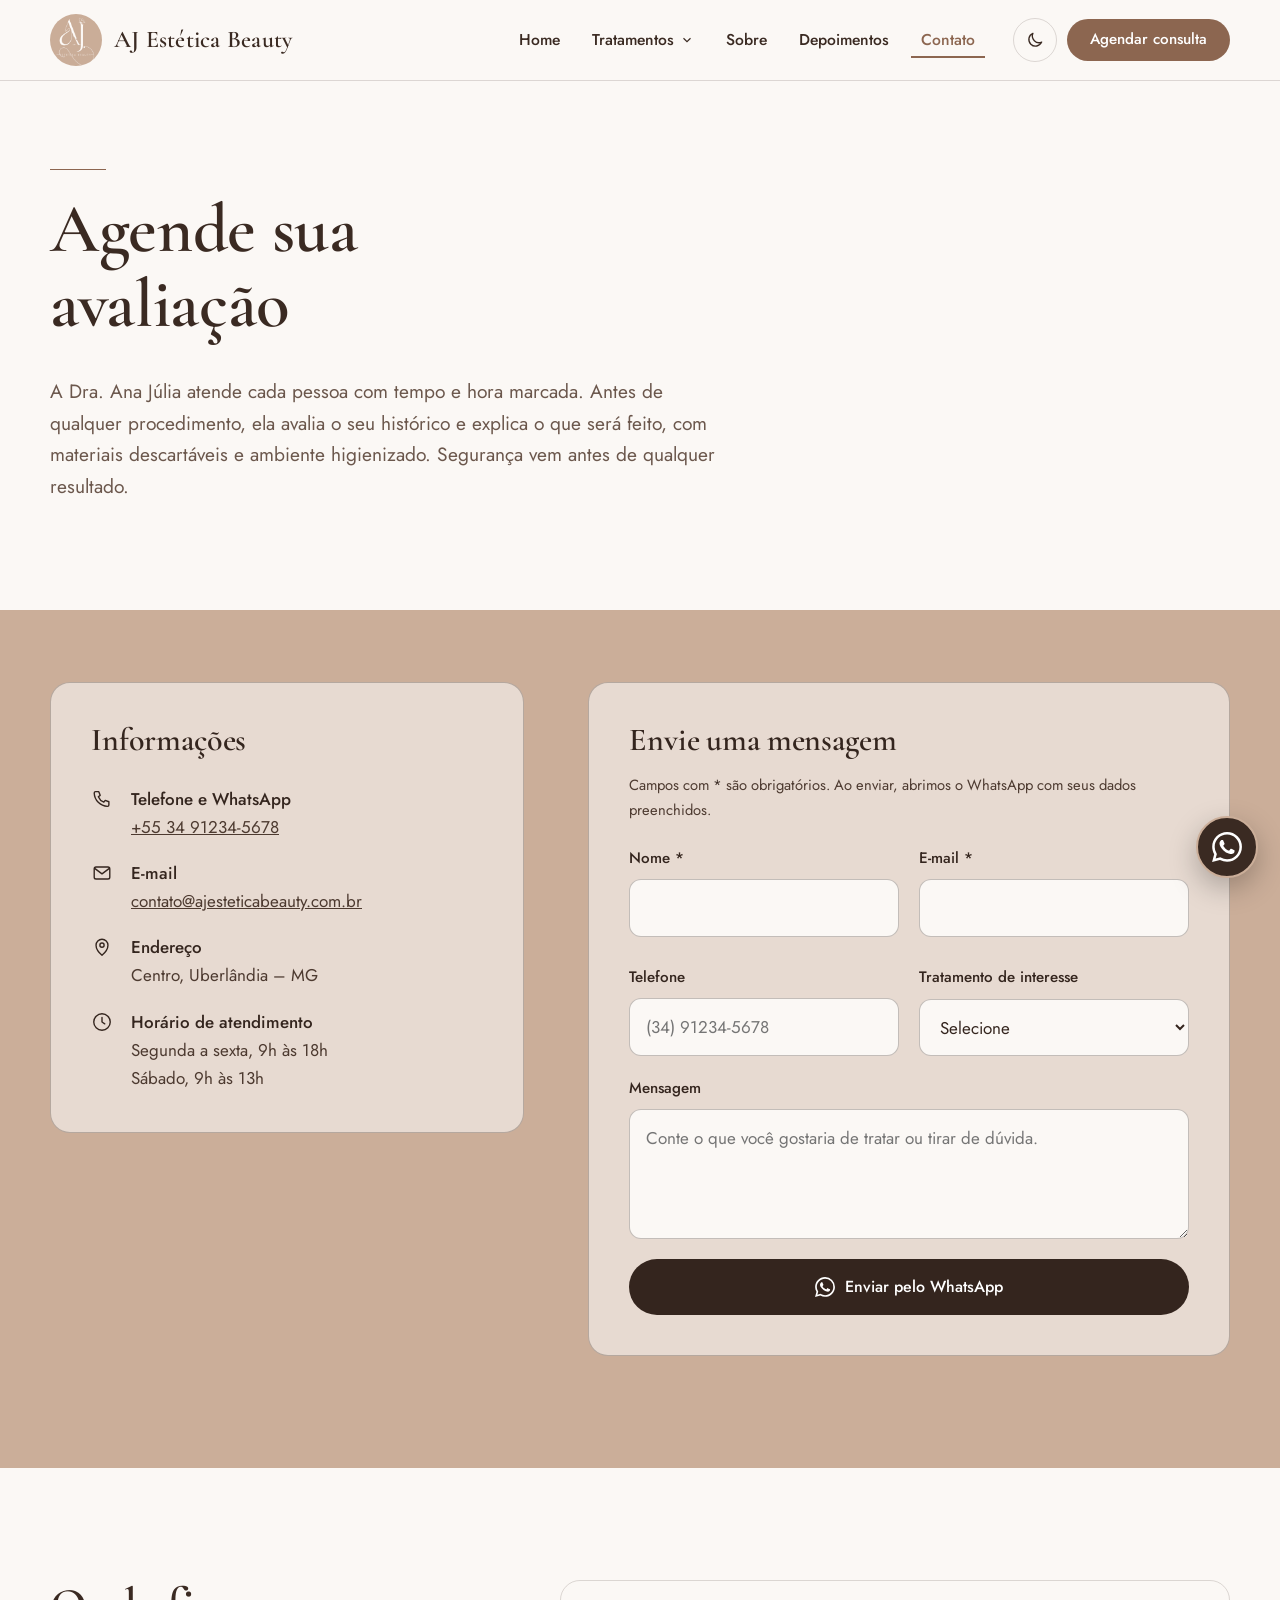
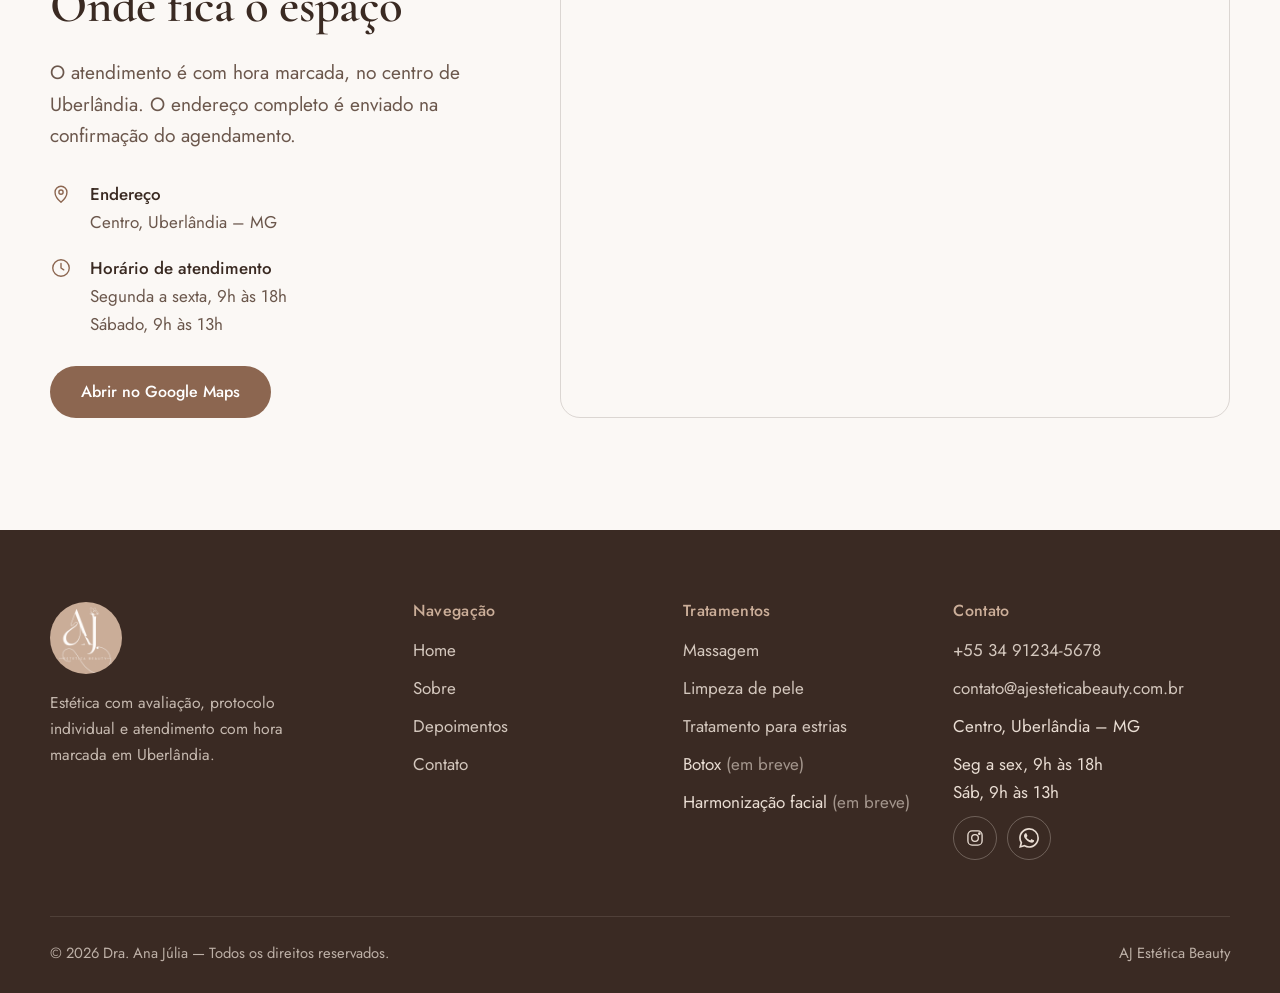
<file: contato.html>
<!DOCTYPE html>
<html lang="pt-BR">
<head>
<meta charset="utf-8">
<meta name="viewport" content="width=device-width, initial-scale=1">
<title>Contato e agendamento | AJ Estética Beauty</title>
<meta name="description" content="Agende sua avaliação com a Dra. Ana Júlia em Uberlândia. Telefone, e-mail, endereço, horários e formulário de contato.">
<meta property="og:title" content="Contato e agendamento | AJ Estética Beauty">
<meta property="og:description" content="Agende sua avaliação com a Dra. Ana Júlia em Uberlândia. Telefone, e-mail, endereço, horários e formulário de contato.">
<meta property="og:type" content="website">
<meta name="theme-color" content="#CBAE99">
<link rel="icon" type="image/png" href="assets/favicon.png">
<link rel="preconnect" href="https://fonts.googleapis.com">
<link rel="preconnect" href="https://fonts.gstatic.com" crossorigin>
<link href="https://fonts.googleapis.com/css2?family=Cormorant+Garamond:wght@500;600;700&family=Jost:wght@400;500;600&display=swap" rel="stylesheet">
<script>try{var t=localStorage.getItem('aj-theme')||(matchMedia('(prefers-color-scheme: dark)').matches?'dark':'light');document.documentElement.dataset.theme=t}catch(e){document.documentElement.dataset.theme='light'}</script>
<link rel="stylesheet" href="css/style.css">

</head>
<body>
<a class="skip" href="#conteudo">Ir para o conteúdo</a>
<header class="site-header">
  <div class="container header__in">
    <a class="brand" href="index.html" aria-label="AJ Estética Beauty, página inicial">
      <img src="assets/logo.png" alt="" width="52" height="52"><span>AJ Estética Beauty</span>
    </a>
    <nav class="nav" id="nav" aria-label="Principal"><ul><li><a href="index.html">Home</a></li><li class="has-sub"><button class="sub-toggle" aria-expanded="false" aria-controls="sub">Tratamentos <svg viewBox="0 0 24 24" fill="none" stroke="currentColor" stroke-width="2" aria-hidden="true"><path d="M6 9l6 6 6-6"/></svg></button><ul class="sub" id="sub"><li><a href="massagem.html">Massagem</a></li><li><a href="limpeza-de-pele.html">Limpeza de pele</a></li><li><a href="tratamento-para-estrias.html">Tratamento para estrias</a></li><li class="soon"><span>Botox</span><span>em breve</span></li><li class="soon"><span>Harmonização facial</span><span>em breve</span></li></ul></li><li><a href="sobre.html">Sobre</a></li><li><a href="depoimentos.html">Depoimentos</a></li><li><a href="contato.html" aria-current="page">Contato</a></li></ul></nav>
    <div class="header__actions">
      <button class="icon-btn theme-toggle" type="button" aria-label="Alternar entre tema claro e escuro">
        <svg class="i-moon" viewBox="0 0 24 24" fill="none" stroke="currentColor" stroke-width="1.6" stroke-linecap="round" stroke-linejoin="round" aria-hidden="true"><path d="M20 14.5A8 8 0 019.5 4a8 8 0 1010.5 10.5z"/></svg>
        <svg class="i-sun" viewBox="0 0 24 24" fill="none" stroke="currentColor" stroke-width="1.6" stroke-linecap="round" aria-hidden="true"><circle cx="12" cy="12" r="4"/><path d="M12 2.5v2M12 19.5v2M2.5 12h2M19.5 12h2M5.3 5.3l1.4 1.4M17.3 17.3l1.4 1.4M5.3 18.7l1.4-1.4M17.3 6.7l1.4-1.4"/></svg>
      </button>
      <a class="btn btn--primary btn--sm" href="https://wa.me/5534912345678?text=Ol%C3%A1%2C%20Dra.%20Ana%20J%C3%BAlia%21%20Gostaria%20de%20agendar%20uma%20avalia%C3%A7%C3%A3o." target="_blank" rel="noopener">Agendar consulta</a>
      <button class="icon-btn menu-toggle" type="button" aria-label="Abrir menu" aria-expanded="false" aria-controls="nav">
        <svg viewBox="0 0 24 24" fill="none" stroke="currentColor" stroke-width="1.8" stroke-linecap="round" aria-hidden="true"><path d="M4 7h16M4 12h16M4 17h16"/></svg>
      </button>
    </div>
  </div>
</header>
<main id="conteudo">

<section class="page-hero">
  <div class="container">
    <span class="rule"></span>
    <h1>Agende sua avaliação</h1>
    <p class="lead">A Dra. Ana Júlia atende cada pessoa com tempo e hora marcada. Antes de qualquer procedimento, ela avalia o seu histórico e explica o que será feito, com materiais descartáveis e ambiente higienizado. Segurança vem antes de qualquer resultado.</p>
  </div>
</section>

<section class="sec sec--nude" style="padding-top:clamp(48px,6vw,72px)">
  <div class="container contact-grid">
    <aside class="info-card">
      <h2>Informações</h2>
      <ul class="info-list">
        <li><svg class="" viewBox="0 0 24 24" aria-hidden="true"><path d="M5 4h3.5l1.5 4-2 1.5a11 11 0 006 6L15.5 13.5 19.5 15v3.5a1.5 1.5 0 01-1.5 1.5A15 15 0 013.5 5.5 1.5 1.5 0 015 4z"/></svg><div><b>Telefone e WhatsApp</b><span><a href="tel:+5534912345678">+55 34 91234-5678</a></span></div></li>
        <li><svg class="" viewBox="0 0 24 24" aria-hidden="true"><rect x="3.5" y="5.5" width="17" height="13" rx="2"/><path d="M4 7l8 6 8-6"/></svg><div><b>E-mail</b><span><a href="mailto:contato@ajesteticabeauty.com.br">contato@ajesteticabeauty.com.br</a></span></div></li>
        <li><svg class="" viewBox="0 0 24 24" aria-hidden="true"><path d="M12 21s-6.5-5.6-6.5-11a6.5 6.5 0 0113 0c0 5.4-6.5 11-6.5 11z"/><circle cx="12" cy="10" r="2.3"/></svg><div><b>Endereço</b><span>Centro, Uberlândia – MG</span></div></li>
        <li><svg class="" viewBox="0 0 24 24" aria-hidden="true"><circle cx="12" cy="12" r="9"/><path d="M12 7v5l3 2"/></svg><div><b>Horário de atendimento</b><span>Segunda a sexta, 9h às 18h<br>Sábado, 9h às 13h</span></div></li>
      </ul>
    </aside>
    <div class="form-card">
      <h2>Envie uma mensagem</h2>
      <p class="note" style="margin-bottom:24px">Campos com <span style="color:var(--accent)">*</span> são obrigatórios. Ao enviar, abrimos o WhatsApp com seus dados preenchidos.</p>
      <form class="form" id="contact-form" novalidate>
        <div class="two">
          <div class="field"><label for="nome">Nome <i>*</i></label><input id="nome" name="nome" type="text" autocomplete="name" required><span class="err" role="alert"></span></div>
          <div class="field"><label for="email">E-mail <i>*</i></label><input id="email" name="email" type="email" autocomplete="email" required><span class="err" role="alert"></span></div>
        </div>
        <div class="two">
          <div class="field"><label for="telefone">Telefone</label><input id="telefone" name="telefone" type="tel" autocomplete="tel" placeholder="(34) 91234-5678"></div>
          <div class="field"><label for="tratamento">Tratamento de interesse</label><select id="tratamento" name="tratamento"><option value="">Selecione</option><option value="Massagem">Massagem</option><option value="Limpeza de pele">Limpeza de pele</option><option value="Tratamento para estrias">Tratamento para estrias</option><option value="Botox / Harmonização facial (lista de espera)">Botox / Harmonização facial (lista de espera)</option><option value="Ainda não sei, quero orientação">Ainda não sei, quero orientação</option></select></div>
        </div>
        <div class="field"><label for="mensagem">Mensagem</label><textarea id="mensagem" name="mensagem" placeholder="Conte o que você gostaria de tratar ou tirar de dúvida."></textarea></div>
        <button class="btn btn--primary" type="submit"><svg viewBox="0 0 24 24" fill="currentColor" aria-hidden="true"><path d="M17.472 14.382c-.297-.149-1.758-.867-2.03-.967-.273-.099-.471-.148-.67.15-.197.297-.767.966-.94 1.164-.173.199-.347.223-.644.075-.297-.15-1.255-.463-2.39-1.475-.883-.788-1.48-1.761-1.653-2.059-.173-.297-.018-.458.13-.606.134-.133.298-.347.446-.52.149-.174.198-.298.298-.497.099-.198.05-.371-.025-.52-.075-.149-.669-1.612-.916-2.207-.242-.579-.487-.5-.669-.51-.173-.008-.371-.01-.57-.01-.198 0-.52.074-.792.372-.272.297-1.04 1.016-1.04 2.479 0 1.462 1.065 2.875 1.213 3.074.149.198 2.096 3.2 5.077 4.487.709.306 1.262.489 1.694.625.712.227 1.36.195 1.871.118.571-.085 1.758-.719 2.006-1.413.248-.694.248-1.289.173-1.413-.074-.124-.272-.198-.57-.347m-5.421 7.403h-.004a9.87 9.87 0 01-5.031-1.378l-.361-.214-3.741.982.998-3.648-.235-.374a9.86 9.86 0 01-1.51-5.26c.001-5.45 4.436-9.884 9.888-9.884 2.64 0 5.122 1.03 6.988 2.898a9.825 9.825 0 012.893 6.994c-.003 5.45-4.437 9.884-9.885 9.884m8.413-18.297A11.815 11.815 0 0012.05 0C5.495 0 .16 5.335.157 11.892c0 2.096.547 4.142 1.588 5.945L.057 24l6.305-1.654a11.882 11.882 0 005.683 1.448h.005c6.554 0 11.89-5.335 11.893-11.893a11.821 11.821 0 00-3.48-8.413Z"/></svg> Enviar pelo WhatsApp</button>
        <p class="form-msg" id="form-msg" role="status"></p>
      </form>
    </div>
  </div>
</section>

<section class="sec " id="localizacao">
  <div class="container map-wrap">
    <div>
      <h2>Onde fica o espaço</h2>
      <p class="lead">O atendimento é com hora marcada, no centro de Uberlândia. O endereço completo é enviado na confirmação do agendamento.</p>
      <ul class="info-list">
        <li><svg class="" viewBox="0 0 24 24" aria-hidden="true"><path d="M12 21s-6.5-5.6-6.5-11a6.5 6.5 0 0113 0c0 5.4-6.5 11-6.5 11z"/><circle cx="12" cy="10" r="2.3"/></svg><div><b>Endereço</b><span>Centro, Uberlândia – MG</span></div></li>
        <li><svg class="" viewBox="0 0 24 24" aria-hidden="true"><circle cx="12" cy="12" r="9"/><path d="M12 7v5l3 2"/></svg><div><b>Horário de atendimento</b><span>Segunda a sexta, 9h às 18h<br>Sábado, 9h às 13h</span></div></li>
      </ul>
      <a class="btn btn--primary" href="https://www.google.com/maps/search/?api=1&query=Centro%2C%20Uberl%C3%A2ndia%20-%20MG" target="_blank" rel="noopener">Abrir no Google Maps</a>
    </div>
    <div class="map-frame"><iframe src="https://www.google.com/maps/embed?pb=!1m18!1m12!1m3!1d7548.67223767131!2d-48.281305132744976!3d-18.91651087872586!2m3!1f0!2f0!3f0!3m2!1i1024!2i768!4f13.1!3m3!1m2!1s0x94a445aada9bfd7f%3A0x49cb222d8986cde3!2sCentro%2C%20Uberl%C3%A2ndia%20-%20MG!5e0!3m2!1spt-BR!2sbr!4v1791438851136!5m2!1spt-BR!2sbr" width="600" height="450" style="border:0;" allowfullscreen="" loading="lazy" referrerpolicy="strict-origin-when-cross-origin" title="Mapa com a localização do AJ Estética Beauty"></iframe></div>
  </div>
</section>

</main>
<footer class="site-footer">
  <div class="container">
    <div class="foot-grid">
      <div class="foot-brand">
        <img src="assets/logo.png" alt="AJ Estética Beauty" width="72" height="72">
        <p>Estética com avaliação, protocolo individual e atendimento com hora marcada em Uberlândia.</p>
      </div>
      <div>
        <h4>Navegação</h4>
        <ul><li><a href="index.html">Home</a></li><li><a href="sobre.html">Sobre</a></li><li><a href="depoimentos.html">Depoimentos</a></li><li><a href="contato.html">Contato</a></li></ul>
      </div>
      <div>
        <h4>Tratamentos</h4>
        <ul><li><a href="massagem.html">Massagem</a></li><li><a href="limpeza-de-pele.html">Limpeza de pele</a></li><li><a href="tratamento-para-estrias.html">Tratamento para estrias</a></li><li>Botox <span style="opacity:.6">(em breve)</span></li><li>Harmonização facial <span style="opacity:.6">(em breve)</span></li></ul>
      </div>
      <div>
        <h4>Contato</h4>
        <ul>
          <li><a href="tel:+5534912345678">+55 34 91234-5678</a></li>
          <li><a href="mailto:contato@ajesteticabeauty.com.br">contato@ajesteticabeauty.com.br</a></li>
          <li>Centro, Uberlândia – MG</li>
          <li>Seg a sex, 9h às 18h<br>Sáb, 9h às 13h</li>
        </ul>
        <div class="social">
          <a href="https://www.instagram.com/ajesteticabeauty?stkn=MWI2N2Nsb25tYTFxbA==" target="_blank" rel="noopener" aria-label="Instagram do AJ Estética Beauty"><svg viewBox="0 0 24 24" fill="none" stroke="currentColor" stroke-width="1.6" aria-hidden="true"><rect x="3.5" y="3.5" width="17" height="17" rx="5"/><circle cx="12" cy="12" r="4"/><circle cx="17.2" cy="6.8" r=".8" fill="currentColor"/></svg></a>
          <a href="https://wa.me/5534912345678?text=Ol%C3%A1%2C%20Dra.%20Ana%20J%C3%BAlia%21%20Gostaria%20de%20agendar%20uma%20avalia%C3%A7%C3%A3o." target="_blank" rel="noopener" aria-label="WhatsApp"><svg viewBox="0 0 24 24" fill="currentColor" aria-hidden="true"><path d="M17.472 14.382c-.297-.149-1.758-.867-2.03-.967-.273-.099-.471-.148-.67.15-.197.297-.767.966-.94 1.164-.173.199-.347.223-.644.075-.297-.15-1.255-.463-2.39-1.475-.883-.788-1.48-1.761-1.653-2.059-.173-.297-.018-.458.13-.606.134-.133.298-.347.446-.52.149-.174.198-.298.298-.497.099-.198.05-.371-.025-.52-.075-.149-.669-1.612-.916-2.207-.242-.579-.487-.5-.669-.51-.173-.008-.371-.01-.57-.01-.198 0-.52.074-.792.372-.272.297-1.04 1.016-1.04 2.479 0 1.462 1.065 2.875 1.213 3.074.149.198 2.096 3.2 5.077 4.487.709.306 1.262.489 1.694.625.712.227 1.36.195 1.871.118.571-.085 1.758-.719 2.006-1.413.248-.694.248-1.289.173-1.413-.074-.124-.272-.198-.57-.347m-5.421 7.403h-.004a9.87 9.87 0 01-5.031-1.378l-.361-.214-3.741.982.998-3.648-.235-.374a9.86 9.86 0 01-1.51-5.26c.001-5.45 4.436-9.884 9.888-9.884 2.64 0 5.122 1.03 6.988 2.898a9.825 9.825 0 012.893 6.994c-.003 5.45-4.437 9.884-9.885 9.884m8.413-18.297A11.815 11.815 0 0012.05 0C5.495 0 .16 5.335.157 11.892c0 2.096.547 4.142 1.588 5.945L.057 24l6.305-1.654a11.882 11.882 0 005.683 1.448h.005c6.554 0 11.89-5.335 11.893-11.893a11.821 11.821 0 00-3.48-8.413Z"/></svg></a>
        </div>
      </div>
    </div>
    <div class="foot-bottom"><span>© 2026 Dra. Ana Júlia — Todos os direitos reservados.</span><span>AJ Estética Beauty</span></div>
  </div>
</footer>
<a class="wa-float" href="https://wa.me/5534912345678?text=Ol%C3%A1%2C%20Dra.%20Ana%20J%C3%BAlia%21%20Gostaria%20de%20agendar%20uma%20avalia%C3%A7%C3%A3o." target="_blank" rel="noopener" aria-label="Falar com a Dra. Ana Júlia no WhatsApp"><svg viewBox="0 0 24 24" fill="currentColor" aria-hidden="true"><path d="M17.472 14.382c-.297-.149-1.758-.867-2.03-.967-.273-.099-.471-.148-.67.15-.197.297-.767.966-.94 1.164-.173.199-.347.223-.644.075-.297-.15-1.255-.463-2.39-1.475-.883-.788-1.48-1.761-1.653-2.059-.173-.297-.018-.458.13-.606.134-.133.298-.347.446-.52.149-.174.198-.298.298-.497.099-.198.05-.371-.025-.52-.075-.149-.669-1.612-.916-2.207-.242-.579-.487-.5-.669-.51-.173-.008-.371-.01-.57-.01-.198 0-.52.074-.792.372-.272.297-1.04 1.016-1.04 2.479 0 1.462 1.065 2.875 1.213 3.074.149.198 2.096 3.2 5.077 4.487.709.306 1.262.489 1.694.625.712.227 1.36.195 1.871.118.571-.085 1.758-.719 2.006-1.413.248-.694.248-1.289.173-1.413-.074-.124-.272-.198-.57-.347m-5.421 7.403h-.004a9.87 9.87 0 01-5.031-1.378l-.361-.214-3.741.982.998-3.648-.235-.374a9.86 9.86 0 01-1.51-5.26c.001-5.45 4.436-9.884 9.888-9.884 2.64 0 5.122 1.03 6.988 2.898a9.825 9.825 0 012.893 6.994c-.003 5.45-4.437 9.884-9.885 9.884m8.413-18.297A11.815 11.815 0 0012.05 0C5.495 0 .16 5.335.157 11.892c0 2.096.547 4.142 1.588 5.945L.057 24l6.305-1.654a11.882 11.882 0 005.683 1.448h.005c6.554 0 11.89-5.335 11.893-11.893a11.821 11.821 0 00-3.48-8.413Z"/></svg></a>
<script src="js/main.js" defer></script>
</body>
</html>
</file>
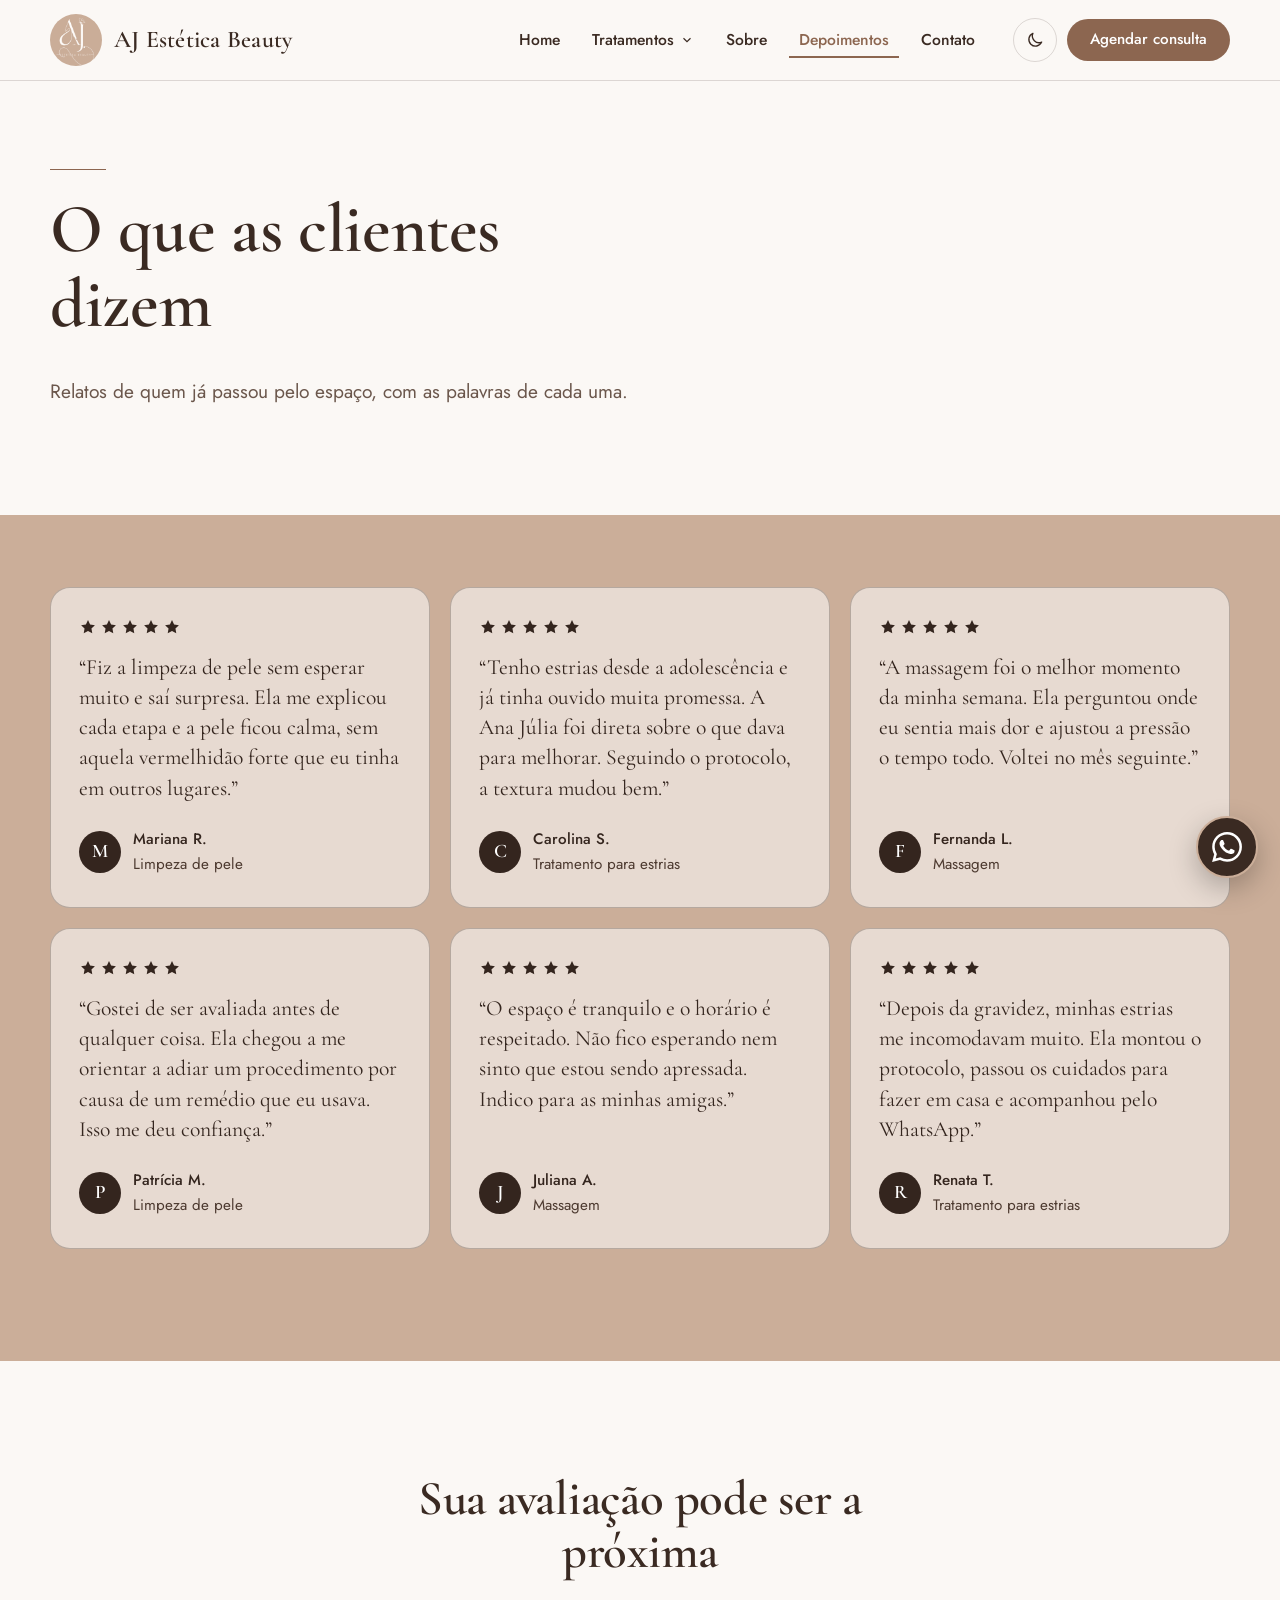
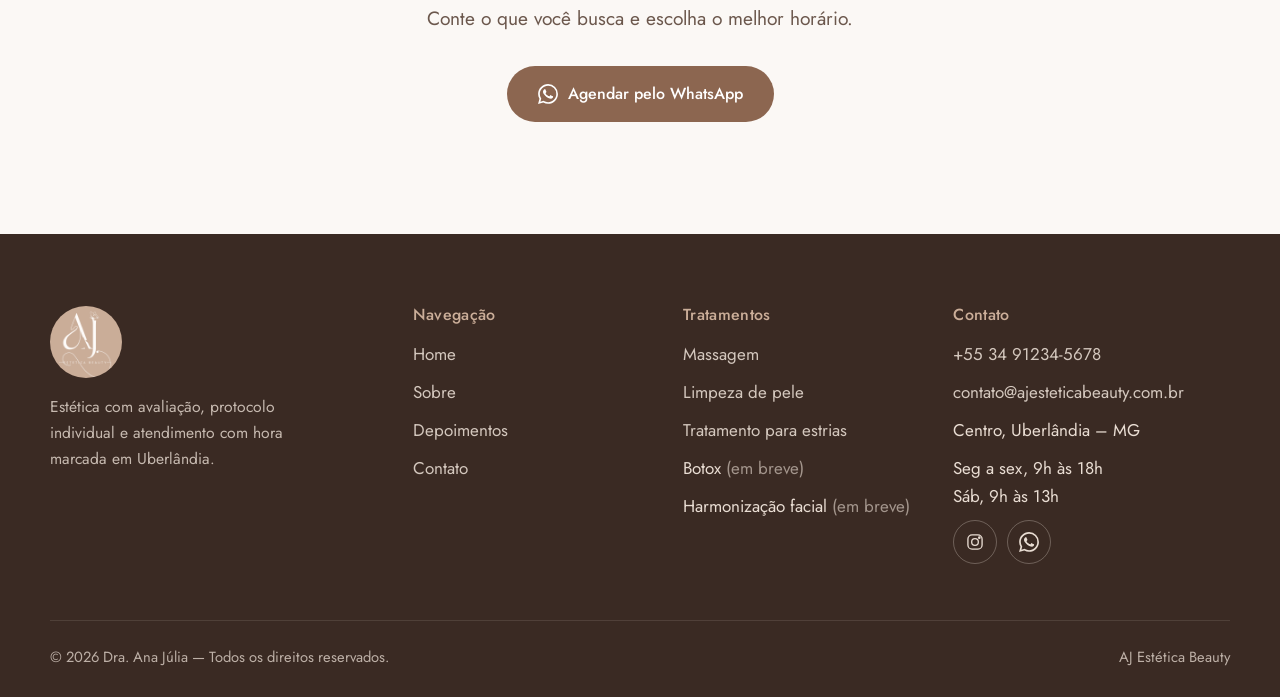
<file: depoimentos.html>
<!DOCTYPE html>
<html lang="pt-BR">
<head>
<meta charset="utf-8">
<meta name="viewport" content="width=device-width, initial-scale=1">
<title>Depoimentos | AJ Estética Beauty</title>
<meta name="description" content="Veja o que as clientes dizem sobre os atendimentos da Dra. Ana Júlia na AJ Estética Beauty, em Uberlândia.">
<meta property="og:title" content="Depoimentos | AJ Estética Beauty">
<meta property="og:description" content="Veja o que as clientes dizem sobre os atendimentos da Dra. Ana Júlia na AJ Estética Beauty, em Uberlândia.">
<meta property="og:type" content="website">
<meta name="theme-color" content="#CBAE99">
<link rel="icon" type="image/png" href="assets/favicon.png">
<link rel="preconnect" href="https://fonts.googleapis.com">
<link rel="preconnect" href="https://fonts.gstatic.com" crossorigin>
<link href="https://fonts.googleapis.com/css2?family=Cormorant+Garamond:wght@500;600;700&family=Jost:wght@400;500;600&display=swap" rel="stylesheet">
<script>try{var t=localStorage.getItem('aj-theme')||(matchMedia('(prefers-color-scheme: dark)').matches?'dark':'light');document.documentElement.dataset.theme=t}catch(e){document.documentElement.dataset.theme='light'}</script>
<link rel="stylesheet" href="css/style.css">

</head>
<body>
<a class="skip" href="#conteudo">Ir para o conteúdo</a>
<header class="site-header">
  <div class="container header__in">
    <a class="brand" href="index.html" aria-label="AJ Estética Beauty, página inicial">
      <img src="assets/logo.png" alt="" width="52" height="52"><span>AJ Estética Beauty</span>
    </a>
    <nav class="nav" id="nav" aria-label="Principal"><ul><li><a href="index.html">Home</a></li><li class="has-sub"><button class="sub-toggle" aria-expanded="false" aria-controls="sub">Tratamentos <svg viewBox="0 0 24 24" fill="none" stroke="currentColor" stroke-width="2" aria-hidden="true"><path d="M6 9l6 6 6-6"/></svg></button><ul class="sub" id="sub"><li><a href="massagem.html">Massagem</a></li><li><a href="limpeza-de-pele.html">Limpeza de pele</a></li><li><a href="tratamento-para-estrias.html">Tratamento para estrias</a></li><li class="soon"><span>Botox</span><span>em breve</span></li><li class="soon"><span>Harmonização facial</span><span>em breve</span></li></ul></li><li><a href="sobre.html">Sobre</a></li><li><a href="depoimentos.html" aria-current="page">Depoimentos</a></li><li><a href="contato.html">Contato</a></li></ul></nav>
    <div class="header__actions">
      <button class="icon-btn theme-toggle" type="button" aria-label="Alternar entre tema claro e escuro">
        <svg class="i-moon" viewBox="0 0 24 24" fill="none" stroke="currentColor" stroke-width="1.6" stroke-linecap="round" stroke-linejoin="round" aria-hidden="true"><path d="M20 14.5A8 8 0 019.5 4a8 8 0 1010.5 10.5z"/></svg>
        <svg class="i-sun" viewBox="0 0 24 24" fill="none" stroke="currentColor" stroke-width="1.6" stroke-linecap="round" aria-hidden="true"><circle cx="12" cy="12" r="4"/><path d="M12 2.5v2M12 19.5v2M2.5 12h2M19.5 12h2M5.3 5.3l1.4 1.4M17.3 17.3l1.4 1.4M5.3 18.7l1.4-1.4M17.3 6.7l1.4-1.4"/></svg>
      </button>
      <a class="btn btn--primary btn--sm" href="https://wa.me/5534912345678?text=Ol%C3%A1%2C%20Dra.%20Ana%20J%C3%BAlia%21%20Gostaria%20de%20agendar%20uma%20avalia%C3%A7%C3%A3o." target="_blank" rel="noopener">Agendar consulta</a>
      <button class="icon-btn menu-toggle" type="button" aria-label="Abrir menu" aria-expanded="false" aria-controls="nav">
        <svg viewBox="0 0 24 24" fill="none" stroke="currentColor" stroke-width="1.8" stroke-linecap="round" aria-hidden="true"><path d="M4 7h16M4 12h16M4 17h16"/></svg>
      </button>
    </div>
  </div>
</header>
<main id="conteudo">

<section class="page-hero">
  <div class="container">
    <span class="rule"></span>
    <h1>O que as clientes dizem</h1>
    <p class="lead">Relatos de quem já passou pelo espaço, com as palavras de cada uma.</p>
  </div>
</section>
<section class="sec sec--nude" style="padding-top:clamp(48px,6vw,72px)">
  <div class="container"><div class="quotes"><figure class="quote"><div class="stars" role="img" aria-label="5 de 5 estrelas"><svg viewBox="0 0 24 24" aria-hidden="true"><path d="M12 2.8l2.8 5.8 6.4.9-4.6 4.5 1.1 6.3L12 17.2l-5.7 3.1 1.1-6.3L2.8 9.5l6.4-.9L12 2.8z"/></svg><svg viewBox="0 0 24 24" aria-hidden="true"><path d="M12 2.8l2.8 5.8 6.4.9-4.6 4.5 1.1 6.3L12 17.2l-5.7 3.1 1.1-6.3L2.8 9.5l6.4-.9L12 2.8z"/></svg><svg viewBox="0 0 24 24" aria-hidden="true"><path d="M12 2.8l2.8 5.8 6.4.9-4.6 4.5 1.1 6.3L12 17.2l-5.7 3.1 1.1-6.3L2.8 9.5l6.4-.9L12 2.8z"/></svg><svg viewBox="0 0 24 24" aria-hidden="true"><path d="M12 2.8l2.8 5.8 6.4.9-4.6 4.5 1.1 6.3L12 17.2l-5.7 3.1 1.1-6.3L2.8 9.5l6.4-.9L12 2.8z"/></svg><svg viewBox="0 0 24 24" aria-hidden="true"><path d="M12 2.8l2.8 5.8 6.4.9-4.6 4.5 1.1 6.3L12 17.2l-5.7 3.1 1.1-6.3L2.8 9.5l6.4-.9L12 2.8z"/></svg></div>
<blockquote>“Fiz a limpeza de pele sem esperar muito e saí surpresa. Ela me explicou cada etapa e a pele ficou calma, sem aquela vermelhidão forte que eu tinha em outros lugares.”</blockquote>
<figcaption><span class="avatar" aria-hidden="true">M</span><span><b>Mariana R.</b>Limpeza de pele</span></figcaption></figure><figure class="quote"><div class="stars" role="img" aria-label="5 de 5 estrelas"><svg viewBox="0 0 24 24" aria-hidden="true"><path d="M12 2.8l2.8 5.8 6.4.9-4.6 4.5 1.1 6.3L12 17.2l-5.7 3.1 1.1-6.3L2.8 9.5l6.4-.9L12 2.8z"/></svg><svg viewBox="0 0 24 24" aria-hidden="true"><path d="M12 2.8l2.8 5.8 6.4.9-4.6 4.5 1.1 6.3L12 17.2l-5.7 3.1 1.1-6.3L2.8 9.5l6.4-.9L12 2.8z"/></svg><svg viewBox="0 0 24 24" aria-hidden="true"><path d="M12 2.8l2.8 5.8 6.4.9-4.6 4.5 1.1 6.3L12 17.2l-5.7 3.1 1.1-6.3L2.8 9.5l6.4-.9L12 2.8z"/></svg><svg viewBox="0 0 24 24" aria-hidden="true"><path d="M12 2.8l2.8 5.8 6.4.9-4.6 4.5 1.1 6.3L12 17.2l-5.7 3.1 1.1-6.3L2.8 9.5l6.4-.9L12 2.8z"/></svg><svg viewBox="0 0 24 24" aria-hidden="true"><path d="M12 2.8l2.8 5.8 6.4.9-4.6 4.5 1.1 6.3L12 17.2l-5.7 3.1 1.1-6.3L2.8 9.5l6.4-.9L12 2.8z"/></svg></div>
<blockquote>“Tenho estrias desde a adolescência e já tinha ouvido muita promessa. A Ana Júlia foi direta sobre o que dava para melhorar. Seguindo o protocolo, a textura mudou bem.”</blockquote>
<figcaption><span class="avatar" aria-hidden="true">C</span><span><b>Carolina S.</b>Tratamento para estrias</span></figcaption></figure><figure class="quote"><div class="stars" role="img" aria-label="5 de 5 estrelas"><svg viewBox="0 0 24 24" aria-hidden="true"><path d="M12 2.8l2.8 5.8 6.4.9-4.6 4.5 1.1 6.3L12 17.2l-5.7 3.1 1.1-6.3L2.8 9.5l6.4-.9L12 2.8z"/></svg><svg viewBox="0 0 24 24" aria-hidden="true"><path d="M12 2.8l2.8 5.8 6.4.9-4.6 4.5 1.1 6.3L12 17.2l-5.7 3.1 1.1-6.3L2.8 9.5l6.4-.9L12 2.8z"/></svg><svg viewBox="0 0 24 24" aria-hidden="true"><path d="M12 2.8l2.8 5.8 6.4.9-4.6 4.5 1.1 6.3L12 17.2l-5.7 3.1 1.1-6.3L2.8 9.5l6.4-.9L12 2.8z"/></svg><svg viewBox="0 0 24 24" aria-hidden="true"><path d="M12 2.8l2.8 5.8 6.4.9-4.6 4.5 1.1 6.3L12 17.2l-5.7 3.1 1.1-6.3L2.8 9.5l6.4-.9L12 2.8z"/></svg><svg viewBox="0 0 24 24" aria-hidden="true"><path d="M12 2.8l2.8 5.8 6.4.9-4.6 4.5 1.1 6.3L12 17.2l-5.7 3.1 1.1-6.3L2.8 9.5l6.4-.9L12 2.8z"/></svg></div>
<blockquote>“A massagem foi o melhor momento da minha semana. Ela perguntou onde eu sentia mais dor e ajustou a pressão o tempo todo. Voltei no mês seguinte.”</blockquote>
<figcaption><span class="avatar" aria-hidden="true">F</span><span><b>Fernanda L.</b>Massagem</span></figcaption></figure><figure class="quote"><div class="stars" role="img" aria-label="5 de 5 estrelas"><svg viewBox="0 0 24 24" aria-hidden="true"><path d="M12 2.8l2.8 5.8 6.4.9-4.6 4.5 1.1 6.3L12 17.2l-5.7 3.1 1.1-6.3L2.8 9.5l6.4-.9L12 2.8z"/></svg><svg viewBox="0 0 24 24" aria-hidden="true"><path d="M12 2.8l2.8 5.8 6.4.9-4.6 4.5 1.1 6.3L12 17.2l-5.7 3.1 1.1-6.3L2.8 9.5l6.4-.9L12 2.8z"/></svg><svg viewBox="0 0 24 24" aria-hidden="true"><path d="M12 2.8l2.8 5.8 6.4.9-4.6 4.5 1.1 6.3L12 17.2l-5.7 3.1 1.1-6.3L2.8 9.5l6.4-.9L12 2.8z"/></svg><svg viewBox="0 0 24 24" aria-hidden="true"><path d="M12 2.8l2.8 5.8 6.4.9-4.6 4.5 1.1 6.3L12 17.2l-5.7 3.1 1.1-6.3L2.8 9.5l6.4-.9L12 2.8z"/></svg><svg viewBox="0 0 24 24" aria-hidden="true"><path d="M12 2.8l2.8 5.8 6.4.9-4.6 4.5 1.1 6.3L12 17.2l-5.7 3.1 1.1-6.3L2.8 9.5l6.4-.9L12 2.8z"/></svg></div>
<blockquote>“Gostei de ser avaliada antes de qualquer coisa. Ela chegou a me orientar a adiar um procedimento por causa de um remédio que eu usava. Isso me deu confiança.”</blockquote>
<figcaption><span class="avatar" aria-hidden="true">P</span><span><b>Patrícia M.</b>Limpeza de pele</span></figcaption></figure><figure class="quote"><div class="stars" role="img" aria-label="5 de 5 estrelas"><svg viewBox="0 0 24 24" aria-hidden="true"><path d="M12 2.8l2.8 5.8 6.4.9-4.6 4.5 1.1 6.3L12 17.2l-5.7 3.1 1.1-6.3L2.8 9.5l6.4-.9L12 2.8z"/></svg><svg viewBox="0 0 24 24" aria-hidden="true"><path d="M12 2.8l2.8 5.8 6.4.9-4.6 4.5 1.1 6.3L12 17.2l-5.7 3.1 1.1-6.3L2.8 9.5l6.4-.9L12 2.8z"/></svg><svg viewBox="0 0 24 24" aria-hidden="true"><path d="M12 2.8l2.8 5.8 6.4.9-4.6 4.5 1.1 6.3L12 17.2l-5.7 3.1 1.1-6.3L2.8 9.5l6.4-.9L12 2.8z"/></svg><svg viewBox="0 0 24 24" aria-hidden="true"><path d="M12 2.8l2.8 5.8 6.4.9-4.6 4.5 1.1 6.3L12 17.2l-5.7 3.1 1.1-6.3L2.8 9.5l6.4-.9L12 2.8z"/></svg><svg viewBox="0 0 24 24" aria-hidden="true"><path d="M12 2.8l2.8 5.8 6.4.9-4.6 4.5 1.1 6.3L12 17.2l-5.7 3.1 1.1-6.3L2.8 9.5l6.4-.9L12 2.8z"/></svg></div>
<blockquote>“O espaço é tranquilo e o horário é respeitado. Não fico esperando nem sinto que estou sendo apressada. Indico para as minhas amigas.”</blockquote>
<figcaption><span class="avatar" aria-hidden="true">J</span><span><b>Juliana A.</b>Massagem</span></figcaption></figure><figure class="quote"><div class="stars" role="img" aria-label="5 de 5 estrelas"><svg viewBox="0 0 24 24" aria-hidden="true"><path d="M12 2.8l2.8 5.8 6.4.9-4.6 4.5 1.1 6.3L12 17.2l-5.7 3.1 1.1-6.3L2.8 9.5l6.4-.9L12 2.8z"/></svg><svg viewBox="0 0 24 24" aria-hidden="true"><path d="M12 2.8l2.8 5.8 6.4.9-4.6 4.5 1.1 6.3L12 17.2l-5.7 3.1 1.1-6.3L2.8 9.5l6.4-.9L12 2.8z"/></svg><svg viewBox="0 0 24 24" aria-hidden="true"><path d="M12 2.8l2.8 5.8 6.4.9-4.6 4.5 1.1 6.3L12 17.2l-5.7 3.1 1.1-6.3L2.8 9.5l6.4-.9L12 2.8z"/></svg><svg viewBox="0 0 24 24" aria-hidden="true"><path d="M12 2.8l2.8 5.8 6.4.9-4.6 4.5 1.1 6.3L12 17.2l-5.7 3.1 1.1-6.3L2.8 9.5l6.4-.9L12 2.8z"/></svg><svg viewBox="0 0 24 24" aria-hidden="true"><path d="M12 2.8l2.8 5.8 6.4.9-4.6 4.5 1.1 6.3L12 17.2l-5.7 3.1 1.1-6.3L2.8 9.5l6.4-.9L12 2.8z"/></svg></div>
<blockquote>“Depois da gravidez, minhas estrias me incomodavam muito. Ela montou o protocolo, passou os cuidados para fazer em casa e acompanhou pelo WhatsApp.”</blockquote>
<figcaption><span class="avatar" aria-hidden="true">R</span><span><b>Renata T.</b>Tratamento para estrias</span></figcaption></figure></div></div>
</section>
<section class="sec cta-band ">
  <div class="container">
    <h2>Sua avaliação pode ser a próxima</h2>
    <p class="lead">Conte o que você busca e escolha o melhor horário.</p>
    <a class="btn btn--primary" href="https://wa.me/5534912345678?text=Ol%C3%A1%2C%20Dra.%20Ana%20J%C3%BAlia%21%20Gostaria%20de%20agendar%20uma%20avalia%C3%A7%C3%A3o." target="_blank" rel="noopener"><svg viewBox="0 0 24 24" fill="currentColor" aria-hidden="true"><path d="M17.472 14.382c-.297-.149-1.758-.867-2.03-.967-.273-.099-.471-.148-.67.15-.197.297-.767.966-.94 1.164-.173.199-.347.223-.644.075-.297-.15-1.255-.463-2.39-1.475-.883-.788-1.48-1.761-1.653-2.059-.173-.297-.018-.458.13-.606.134-.133.298-.347.446-.52.149-.174.198-.298.298-.497.099-.198.05-.371-.025-.52-.075-.149-.669-1.612-.916-2.207-.242-.579-.487-.5-.669-.51-.173-.008-.371-.01-.57-.01-.198 0-.52.074-.792.372-.272.297-1.04 1.016-1.04 2.479 0 1.462 1.065 2.875 1.213 3.074.149.198 2.096 3.2 5.077 4.487.709.306 1.262.489 1.694.625.712.227 1.36.195 1.871.118.571-.085 1.758-.719 2.006-1.413.248-.694.248-1.289.173-1.413-.074-.124-.272-.198-.57-.347m-5.421 7.403h-.004a9.87 9.87 0 01-5.031-1.378l-.361-.214-3.741.982.998-3.648-.235-.374a9.86 9.86 0 01-1.51-5.26c.001-5.45 4.436-9.884 9.888-9.884 2.64 0 5.122 1.03 6.988 2.898a9.825 9.825 0 012.893 6.994c-.003 5.45-4.437 9.884-9.885 9.884m8.413-18.297A11.815 11.815 0 0012.05 0C5.495 0 .16 5.335.157 11.892c0 2.096.547 4.142 1.588 5.945L.057 24l6.305-1.654a11.882 11.882 0 005.683 1.448h.005c6.554 0 11.89-5.335 11.893-11.893a11.821 11.821 0 00-3.48-8.413Z"/></svg> Agendar pelo WhatsApp</a>
  </div>
</section>

</main>
<footer class="site-footer">
  <div class="container">
    <div class="foot-grid">
      <div class="foot-brand">
        <img src="assets/logo.png" alt="AJ Estética Beauty" width="72" height="72">
        <p>Estética com avaliação, protocolo individual e atendimento com hora marcada em Uberlândia.</p>
      </div>
      <div>
        <h4>Navegação</h4>
        <ul><li><a href="index.html">Home</a></li><li><a href="sobre.html">Sobre</a></li><li><a href="depoimentos.html">Depoimentos</a></li><li><a href="contato.html">Contato</a></li></ul>
      </div>
      <div>
        <h4>Tratamentos</h4>
        <ul><li><a href="massagem.html">Massagem</a></li><li><a href="limpeza-de-pele.html">Limpeza de pele</a></li><li><a href="tratamento-para-estrias.html">Tratamento para estrias</a></li><li>Botox <span style="opacity:.6">(em breve)</span></li><li>Harmonização facial <span style="opacity:.6">(em breve)</span></li></ul>
      </div>
      <div>
        <h4>Contato</h4>
        <ul>
          <li><a href="tel:+5534912345678">+55 34 91234-5678</a></li>
          <li><a href="mailto:contato@ajesteticabeauty.com.br">contato@ajesteticabeauty.com.br</a></li>
          <li>Centro, Uberlândia – MG</li>
          <li>Seg a sex, 9h às 18h<br>Sáb, 9h às 13h</li>
        </ul>
        <div class="social">
          <a href="https://www.instagram.com/ajesteticabeauty?stkn=MWI2N2Nsb25tYTFxbA==" target="_blank" rel="noopener" aria-label="Instagram do AJ Estética Beauty"><svg viewBox="0 0 24 24" fill="none" stroke="currentColor" stroke-width="1.6" aria-hidden="true"><rect x="3.5" y="3.5" width="17" height="17" rx="5"/><circle cx="12" cy="12" r="4"/><circle cx="17.2" cy="6.8" r=".8" fill="currentColor"/></svg></a>
          <a href="https://wa.me/5534912345678?text=Ol%C3%A1%2C%20Dra.%20Ana%20J%C3%BAlia%21%20Gostaria%20de%20agendar%20uma%20avalia%C3%A7%C3%A3o." target="_blank" rel="noopener" aria-label="WhatsApp"><svg viewBox="0 0 24 24" fill="currentColor" aria-hidden="true"><path d="M17.472 14.382c-.297-.149-1.758-.867-2.03-.967-.273-.099-.471-.148-.67.15-.197.297-.767.966-.94 1.164-.173.199-.347.223-.644.075-.297-.15-1.255-.463-2.39-1.475-.883-.788-1.48-1.761-1.653-2.059-.173-.297-.018-.458.13-.606.134-.133.298-.347.446-.52.149-.174.198-.298.298-.497.099-.198.05-.371-.025-.52-.075-.149-.669-1.612-.916-2.207-.242-.579-.487-.5-.669-.51-.173-.008-.371-.01-.57-.01-.198 0-.52.074-.792.372-.272.297-1.04 1.016-1.04 2.479 0 1.462 1.065 2.875 1.213 3.074.149.198 2.096 3.2 5.077 4.487.709.306 1.262.489 1.694.625.712.227 1.36.195 1.871.118.571-.085 1.758-.719 2.006-1.413.248-.694.248-1.289.173-1.413-.074-.124-.272-.198-.57-.347m-5.421 7.403h-.004a9.87 9.87 0 01-5.031-1.378l-.361-.214-3.741.982.998-3.648-.235-.374a9.86 9.86 0 01-1.51-5.26c.001-5.45 4.436-9.884 9.888-9.884 2.64 0 5.122 1.03 6.988 2.898a9.825 9.825 0 012.893 6.994c-.003 5.45-4.437 9.884-9.885 9.884m8.413-18.297A11.815 11.815 0 0012.05 0C5.495 0 .16 5.335.157 11.892c0 2.096.547 4.142 1.588 5.945L.057 24l6.305-1.654a11.882 11.882 0 005.683 1.448h.005c6.554 0 11.89-5.335 11.893-11.893a11.821 11.821 0 00-3.48-8.413Z"/></svg></a>
        </div>
      </div>
    </div>
    <div class="foot-bottom"><span>© 2026 Dra. Ana Júlia — Todos os direitos reservados.</span><span>AJ Estética Beauty</span></div>
  </div>
</footer>
<a class="wa-float" href="https://wa.me/5534912345678?text=Ol%C3%A1%2C%20Dra.%20Ana%20J%C3%BAlia%21%20Gostaria%20de%20agendar%20uma%20avalia%C3%A7%C3%A3o." target="_blank" rel="noopener" aria-label="Falar com a Dra. Ana Júlia no WhatsApp"><svg viewBox="0 0 24 24" fill="currentColor" aria-hidden="true"><path d="M17.472 14.382c-.297-.149-1.758-.867-2.03-.967-.273-.099-.471-.148-.67.15-.197.297-.767.966-.94 1.164-.173.199-.347.223-.644.075-.297-.15-1.255-.463-2.39-1.475-.883-.788-1.48-1.761-1.653-2.059-.173-.297-.018-.458.13-.606.134-.133.298-.347.446-.52.149-.174.198-.298.298-.497.099-.198.05-.371-.025-.52-.075-.149-.669-1.612-.916-2.207-.242-.579-.487-.5-.669-.51-.173-.008-.371-.01-.57-.01-.198 0-.52.074-.792.372-.272.297-1.04 1.016-1.04 2.479 0 1.462 1.065 2.875 1.213 3.074.149.198 2.096 3.2 5.077 4.487.709.306 1.262.489 1.694.625.712.227 1.36.195 1.871.118.571-.085 1.758-.719 2.006-1.413.248-.694.248-1.289.173-1.413-.074-.124-.272-.198-.57-.347m-5.421 7.403h-.004a9.87 9.87 0 01-5.031-1.378l-.361-.214-3.741.982.998-3.648-.235-.374a9.86 9.86 0 01-1.51-5.26c.001-5.45 4.436-9.884 9.888-9.884 2.64 0 5.122 1.03 6.988 2.898a9.825 9.825 0 012.893 6.994c-.003 5.45-4.437 9.884-9.885 9.884m8.413-18.297A11.815 11.815 0 0012.05 0C5.495 0 .16 5.335.157 11.892c0 2.096.547 4.142 1.588 5.945L.057 24l6.305-1.654a11.882 11.882 0 005.683 1.448h.005c6.554 0 11.89-5.335 11.893-11.893a11.821 11.821 0 00-3.48-8.413Z"/></svg></a>
<script src="js/main.js" defer></script>
</body>
</html>
</file>
<file: css/style.css>
/* ==========================================================================
   AJ Estética Beauty — folha de estilos
   Paleta extraída da logo: nude #CBAE99 + branco. Demais tons derivam dela.
   ========================================================================== */

:root {
  --nude: #CBAE99;
  --cocoa: #3A2A22;

  --bg: #FBF8F5;
  --surface: #FFFFFF;
  --text: #3A2A22;
  --muted: #6B574C;
  --accent: #8C6650;
  --accent-ink: #FFFFFF;
  --line: rgba(58, 42, 34, .16);
  --ph: #EADFD6;
  --ph-ink: #7A655A;

  /* seções na cor nude da logo */
  --n-bg: #CBAE99;
  --n-text: #34251E;
  --n-muted: #4D3A30;
  --n-surface: rgba(255, 255, 255, .55);
  --n-line: rgba(52, 37, 30, .28);
  --n-accent: #34251E;
  --n-accent-ink: #FFFFFF;
  --n-ph: rgba(255, 255, 255, .4);
  --n-ph-ink: #5C463A;

  --foot-bg: #3a2a23;
  --foot-text: #E9DDD3;

  --radius: 20px;
  --radius-sm: 12px;
  --max: 1180px;
  --serif: 'Cormorant Garamond', 'Times New Roman', Georgia, serif;
  --sans: 'Jost', system-ui, -apple-system, 'Segoe UI', sans-serif;
  color-scheme: light;
}

[data-theme="dark"] {
  --bg: #2A211C;
  --surface: #362B25;
  --text: #F6EEE7;
  --muted: #CDBBAE;
  --accent: #CBAE99;
  --accent-ink: #2A1E19;
  --line: rgba(241, 230, 221, .2);
  --ph: #3D312A;
  --ph-ink: #B5A194;

  --n-bg: #3E3029;
  --n-text: #F6EEE7;
  --n-muted: #D6C5B8;
  --n-surface: rgba(255, 255, 255, .05);
  --n-line: rgba(203, 174, 153, .3);
  --n-accent: #CBAE99;
  --n-accent-ink: #2A1E19;
  --n-ph: rgba(255, 255, 255, .06);
  --n-ph-ink: #BCA896;

  --foot-bg: #1E1612;
  --foot-text: #D9CABF;
  color-scheme: dark;
}

/* ---------- base ---------- */
*, *::before, *::after { box-sizing: border-box; }
html { scroll-behavior: smooth; scroll-padding-top: 90px; -webkit-text-size-adjust: 100%; }
body {
  margin: 0;
  font-family: var(--sans);
  font-size: 1.0625rem;
  line-height: 1.65;
  color: var(--text);
  background: var(--bg);
  -webkit-font-smoothing: antialiased;
}
img, svg { display: block; max-width: 100%; }
a { color: inherit; }
h1, h2, h3, h4 { font-family: var(--serif); font-weight: 600; line-height: 1.08; margin: 0 0 .5em; letter-spacing: -.005em; }
h1 { font-size: clamp(2.7rem, 5.4vw, 4.6rem); font-weight: 600; }
h2 { font-size: clamp(2.1rem, 3.8vw, 3.1rem); font-weight: 600; }
h3 { font-size: 1.65rem; font-weight: 700; }
p { margin: 0 0 1em; }
ul, ol { margin: 0; padding: 0; list-style: none; }
:focus-visible { outline: 2px solid var(--accent); outline-offset: 3px; border-radius: 4px; }
.skip { position: absolute; left: -999px; top: 8px; background: var(--accent); color: var(--accent-ink); padding: 10px 16px; border-radius: 8px; z-index: 100; }
.skip:focus { left: 8px; }
.container { width: min(100% - 48px, var(--max)); margin-inline: auto; }
.lead { font-size: 1.2rem; color: var(--muted); max-width: 56ch; }

/* ---------- seções ---------- */
.sec { padding-block: clamp(64px, 9vw, 112px); }
.sec--nude {
  background: var(--n-bg);
  --text: var(--n-text); --muted: var(--n-muted); --line: var(--n-line);
  --surface: var(--n-surface); --accent: var(--n-accent); --accent-ink: var(--n-accent-ink);
  --ph: var(--n-ph); --ph-ink: var(--n-ph-ink);
  color: var(--text);
}
.sec-head { max-width: 640px; margin-bottom: 48px; }
.sec-head--center { margin-inline: auto; text-align: center; }
.sec-head--center .lead { margin-inline: auto; }
.rule { display: block; width: 56px; height: 1px; background: var(--accent); margin-bottom: 22px; }

/* ---------- botões ---------- */
.btn {
  display: inline-flex; align-items: center; justify-content: center; gap: 10px;
  font: 500 1rem/1 var(--sans); text-decoration: none; cursor: pointer;
  padding: 17px 30px; border-radius: 999px; border: 1px solid transparent;
  transition: background-color .2s, color .2s, border-color .2s;
}
.btn svg { width: 20px; height: 20px; }
.btn--primary { background: var(--accent); color: var(--accent-ink); }
.btn--primary:hover { filter: brightness(1.08); }
.btn--ghost { border-color: var(--accent); color: var(--text); }
.btn--ghost:hover { background: var(--accent); color: var(--accent-ink); }
.btn--sm { padding: 12px 22px; font-size: .95rem; }
.link-arrow { display: inline-flex; gap: 8px; align-items: center; font-weight: 500; text-decoration: underline; text-underline-offset: 5px; text-decoration-thickness: 1px; }
.link-arrow:hover { text-decoration-thickness: 2px; }

/* ---------- cabeçalho ---------- */
.site-header { position: sticky; top: 0; z-index: 50; background: var(--bg); border-bottom: 1px solid var(--line); }
.header__in { display: flex; align-items: center; gap: 24px; min-height: 80px; }
.brand { display: flex; align-items: center; gap: 12px; text-decoration: none; margin-right: auto; }
.brand img { width: 52px; height: 52px; border-radius: 50%; }
.brand span { font-family: var(--serif); font-size: 1.5rem; font-weight: 600; letter-spacing: .01em; white-space: nowrap; }
.nav > ul { display: flex; align-items: center; gap: 4px; }
.nav a, .sub-toggle {
  display: inline-flex; align-items: center; gap: 6px; padding: 10px 14px; border-radius: 999px;
  font: 500 .98rem/1 var(--sans); color: var(--text); text-decoration: none; background: none; border: 0; cursor: pointer;
}
.nav a:hover, .sub-toggle:hover { background: var(--line); }
.nav [aria-current="page"] { color: var(--accent); box-shadow: inset 0 -2px 0 var(--accent); border-radius: 0; padding-inline: 10px; margin-inline: 4px; }
[data-theme="dark"] .nav [aria-current="page"] { color: var(--accent); }
.has-sub { position: relative; }
.sub-toggle svg { width: 14px; height: 14px; }
.sub {
  position: absolute; top: 100%; left: 0; min-width: 250px; padding: 10px; display: none;
  background: var(--surface); border: 1px solid var(--line); border-radius: var(--radius-sm);
  box-shadow: 0 18px 40px rgba(58, 42, 34, .14);
}
.has-sub:hover .sub, .has-sub:focus-within .sub, .has-sub.open .sub { display: block; }
.sub a { display: flex; width: 100%; border-radius: 8px; padding: 12px 14px; }
.sub .soon { display: flex; justify-content: space-between; padding: 12px 14px; color: var(--muted); font-size: .95rem; }
.header__actions { display: flex; align-items: center; gap: 10px; }
.icon-btn { width: 44px; height: 44px; display: grid; place-items: center; border-radius: 50%; border: 1px solid var(--line); background: none; color: var(--text); cursor: pointer; }
.icon-btn:hover { background: var(--line); }
.icon-btn svg { width: 20px; height: 20px; }
.theme-toggle .i-sun { display: none; }
[data-theme="dark"] .theme-toggle .i-sun { display: block; }
[data-theme="dark"] .theme-toggle .i-moon { display: none; }
.menu-toggle { display: none; }

/* ---------- placeholders de imagem ---------- */
.ph { position: relative; overflow: hidden; background: var(--ph); border-radius: var(--radius); display: grid; place-items: center; }
.ph::after {
  content: attr(data-label); position: absolute; inset: 0; display: grid; place-items: center; padding: 16px; text-align: center;
  font: 500 .9rem/1.3 var(--sans); color: var(--ph-ink);
}
.ph img { position: absolute; inset: 0; width: 100%; height: 100%; object-fit: cover; z-index: 1; }
.ph--arch { border-radius: 999px 999px 28px 28px; }
.ph--43 { aspect-ratio: 4 / 3; }
.ph--34 { aspect-ratio: 3 / 4; }
.ph--45 { aspect-ratio: 4 / 5; }
.ph--sq { aspect-ratio: 1; }

/* ---------- hero ---------- */
.hero { padding-block: clamp(48px, 7vw, 96px); }
.hero__grid { display: grid; grid-template-columns: 1.15fr .85fr; gap: clamp(32px, 6vw, 88px); align-items: center; }
.hero h1 { max-width: 16ch; }
.hero .lead { margin-bottom: 36px; }
.hero__cta { display: flex; flex-wrap: wrap; gap: 14px; margin-bottom: 36px; }
.hero__facts { display: grid; gap: 4px; font-size: .95rem; color: var(--muted); padding-top: 22px; border-top: 1px solid var(--line); max-width: 420px; }
.hero__photo { position: relative; justify-self: end; width: min(100%, 440px); }
.hero__photo::before {
  content: ""; position: absolute; inset: -14px 14px 14px -14px; border: 1px solid var(--accent);
  border-radius: 999px 999px 28px 28px; opacity: .55;
}
.hero__photo .ph { position: relative; }

/* ---------- sobre (resumo) ---------- */
.split { display: grid; grid-template-columns: .9fr 1.1fr; gap: clamp(32px, 6vw, 80px); align-items: center; }
.split--rev { grid-template-columns: 1.1fr .9fr; }
.split__media { width: min(100%, 460px); }
.facts { display: grid; gap: 0; margin: 28px 0 32px; border-top: 1px solid var(--line); }
.facts li { padding: 14px 0; border-bottom: 1px solid var(--line); display: flex; gap: 14px; }
.facts strong { font-weight: 500; min-width: 120px; }

/* ---------- cards de tratamento ---------- */
.cards { display: grid; grid-template-columns: repeat(auto-fit, minmax(210px, 1fr)); gap: 20px; }
.card { background: var(--surface); border: 1px solid var(--line); border-radius: var(--radius); padding: 28px 24px 30px; display: flex; flex-direction: column; text-decoration: none; }
.card__icon { width: 52px; height: 52px; border-radius: 50%; background: var(--bg); border: 1px solid var(--line); display: grid; place-items: center; margin-bottom: 22px; color: var(--accent); }
.card__icon svg { width: 26px; height: 26px; fill: none; stroke: currentColor; stroke-width: 1.5; stroke-linecap: round; stroke-linejoin: round; }
.card h3 { font-size: 1.5rem; margin-bottom: .3em; }
.card p { color: var(--muted); margin: 0; font-size: 1rem; }
.card .tag { margin-top: auto; padding-top: 18px; font-size: .9rem; color: var(--muted); }
a.card { transition: border-color .2s, transform .2s; }
a.card:hover { border-color: var(--accent); transform: translateY(-3px); }
a.card .go { margin-top: auto; padding-top: 18px; font-weight: 500; font-size: .95rem; text-decoration: underline; text-underline-offset: 4px; }
.card--soon { background: transparent; border-style: dashed; }

/* ---------- antes e depois ---------- */
.marquee { overflow: hidden; }
.marquee__track { display: flex; width: max-content; animation: slide-right 70s linear infinite; }
.marquee.is-paused .marquee__track { animation-play-state: paused; }
@keyframes slide-right { from { transform: translateX(-50%); } to { transform: translateX(0); } }
.pair { margin: 0; background: var(--surface); border-radius: var(--radius); padding: 12px 12px 16px; }
.marquee .pair { width: 400px; flex: none; margin-right: 28px; }
.pair__imgs { display: grid; grid-template-columns: 1fr 1fr; gap: 8px; }
.pair__imgs .ph { border-radius: var(--radius-sm); }
.pair__chip { position: absolute; left: 10px; bottom: 10px; z-index: 2; background: var(--bg); color: var(--text); font: 500 .8rem/1 var(--sans); padding: 7px 12px; border-radius: 999px; }
.pair figcaption { padding: 14px 6px 0; font-size: .95rem; color: var(--muted); }
.pair figcaption strong { color: var(--text); font-weight: 500; }
.pair-grid { display: grid; grid-template-columns: repeat(auto-fit, minmax(300px, 1fr)); gap: 20px; }
.gallery-tools { display: flex; justify-content: space-between; align-items: center; gap: 16px; flex-wrap: wrap; margin-top: 28px; }
.note { font-size: .92rem; color: var(--muted); max-width: 60ch; margin: 0; }

/* ---------- estúdio ---------- */
.studio { display: grid; grid-template-columns: repeat(12, 1fr); grid-auto-rows: 150px; gap: 16px; }
.studio__item { padding: 0; border: 0; background: none; cursor: zoom-in; border-radius: var(--radius); display: block; }
.studio__item .ph { height: 100%; }
.studio__item:nth-child(1) { grid-column: span 5; grid-row: span 3; }
.studio__item:nth-child(2) { grid-column: span 4; grid-row: span 2; }
.studio__item:nth-child(3) { grid-column: span 3; grid-row: span 2; }
.studio__item:nth-child(4) { grid-column: span 3; grid-row: span 1; }
.studio__item:nth-child(5) { grid-column: span 4; grid-row: span 1; }
.studio__item:nth-child(6) { grid-column: span 12; grid-row: span 1; }
.studio__item .ph { aspect-ratio: auto; height: 100%; width: 100%; }
.studio__item:hover .ph img { filter: brightness(.92); }
dialog.lightbox { border: 0; padding: 0; background: transparent; max-width: min(92vw, 1100px); }
dialog.lightbox::backdrop { background: rgba(20, 12, 8, .82); }
.lightbox img { max-height: 86vh; border-radius: var(--radius); }
.lightbox button { position: absolute; top: 12px; right: 12px; }

/* ---------- local / mapa ---------- */
.map-wrap { display: grid; grid-template-columns: .8fr 1.2fr; gap: clamp(28px, 5vw, 64px); align-items: stretch; }
.map-frame { border-radius: var(--radius); overflow: hidden; min-height: 380px; border: 1px solid var(--line); }
.map-frame iframe { width: 100%; height: 100%; min-height: 380px; border: 0; display: block; }
.info-list { display: grid; gap: 18px; margin: 28px 0; }
.info-list li { display: grid; grid-template-columns: 26px 1fr; gap: 14px; }
.info-list svg { width: 22px; height: 22px; fill: none; stroke: var(--accent); stroke-width: 1.5; stroke-linecap: round; stroke-linejoin: round; margin-top: 3px; }
.info-list b { display: block; font-weight: 500; }
.info-list span { color: var(--muted); }

/* ---------- páginas internas ---------- */
.page-hero { padding-block: clamp(48px, 7vw, 88px); }
.page-hero h1 { max-width: 16ch; }
.checks li { display: grid; grid-template-columns: 26px 1fr; gap: 14px; padding: 16px 0; border-bottom: 1px solid var(--line); }
.checks li:first-child { border-top: 1px solid var(--line); }
.checks svg { width: 22px; height: 22px; fill: none; stroke: var(--accent); stroke-width: 1.8; stroke-linecap: round; stroke-linejoin: round; margin-top: 3px; }
.callout { margin-top: 28px; padding: 22px 24px; border-left: 2px solid var(--accent); background: var(--surface); border-radius: 0 var(--radius-sm) var(--radius-sm) 0; font-size: .98rem; color: var(--muted); }
.callout strong { color: var(--text); font-weight: 500; }
.steps { counter-reset: s; display: grid; gap: 0; max-width: 780px; }
.steps li { counter-increment: s; display: grid; grid-template-columns: 64px 1fr; gap: 20px; padding: 26px 0; border-bottom: 1px solid var(--line); }
.steps li:first-child { border-top: 1px solid var(--line); }
.steps li::before { content: counter(s); font-family: var(--serif); font-size: 2.6rem; line-height: 1; color: var(--accent); }
.steps h3 { font-size: 1.45rem; margin-bottom: .2em; }
.steps p { margin: 0; color: var(--muted); }
.duration { display: grid; grid-template-columns: repeat(auto-fit, minmax(240px, 1fr)); gap: 20px; }
.duration > div { background: var(--surface); border: 1px solid var(--line); border-radius: var(--radius); padding: 28px; }
.duration h3 { font-size: 1.35rem; }
.duration p { margin: 0; color: var(--muted); }
.faq { max-width: 820px; }
.faq details { border-bottom: 1px solid var(--line); }
.faq details:first-child { border-top: 1px solid var(--line); }
.faq summary { list-style: none; cursor: pointer; padding: 22px 0; font-weight: 500; display: flex; justify-content: space-between; gap: 20px; align-items: center; }
.faq summary::-webkit-details-marker { display: none; }
.faq summary::after { content: "+"; font-size: 1.6rem; line-height: 1; color: var(--accent); transition: transform .2s; }
.faq details[open] summary::after { transform: rotate(45deg); }
.faq summary:hover { color: var(--accent); }
.faq details p { color: var(--muted); padding-bottom: 22px; margin: 0; max-width: 64ch; }
.cta-band { text-align: center; }
.cta-band h2 { max-width: 20ch; margin-inline: auto; }
.cta-band .lead { margin-inline: auto; margin-bottom: 32px; }

/* ---------- sobre: trajetória, diferenciais, pilares ---------- */
.timeline { max-width: 760px; display: grid; gap: 0; border-left: 1px solid var(--accent); margin-left: 8px; }
.timeline li { position: relative; padding: 0 0 38px 36px; }
.timeline li:last-child { padding-bottom: 0; }
.timeline li::before { content: ""; position: absolute; left: -6px; top: 10px; width: 11px; height: 11px; border-radius: 50%; background: var(--accent); }
.timeline h3 { margin-bottom: .25em; }
.timeline p { margin: 0; color: var(--muted); }
.cols-2 { display: grid; grid-template-columns: repeat(auto-fit, minmax(300px, 1fr)); gap: 20px 56px; }
.item { padding: 26px 0; border-top: 1px solid var(--line); }
.item h3 { font-size: 1.45rem; margin-bottom: .3em; }
.item p { margin: 0; color: var(--muted); }
.pillars { display: grid; grid-template-columns: repeat(auto-fit, minmax(240px, 1fr)); gap: 20px; }
.pillar { background: var(--surface); border: 1px solid var(--line); border-radius: var(--radius); padding: 28px 24px; }
.pillar .card__icon { margin-bottom: 18px; }
.pillar h3 { font-size: 1.4rem; }
.pillar p { margin: 0; color: var(--muted); font-size: 1rem; }

/* ---------- depoimentos ---------- */
.quotes { display: grid; grid-template-columns: repeat(auto-fit, minmax(300px, 1fr)); gap: 20px; }
.quote { background: var(--surface); border: 1px solid var(--line); border-radius: var(--radius); padding: 30px 28px; display: flex; flex-direction: column; margin: 0; }
.stars { display: flex; gap: 3px; margin-bottom: 16px; color: var(--accent); }
.stars svg { width: 18px; height: 18px; fill: currentColor; }
.quote blockquote { margin: 0 0 24px; font-family: var(--serif); font-size: 1.35rem; line-height: 1.4; }
.quote figcaption { margin-top: auto; display: flex; align-items: center; gap: 12px; font-size: .95rem; color: var(--muted); }
.quote figcaption b { display: block; color: var(--text); font-weight: 500; }
.avatar { width: 42px; height: 42px; border-radius: 50%; background: var(--accent); color: var(--accent-ink); display: grid; place-items: center; font-family: var(--serif); font-size: 1.2rem; font-weight: 600; flex: none; }

/* ---------- contato ---------- */
.contact-grid { display: grid; grid-template-columns: .85fr 1.15fr; gap: clamp(28px, 5vw, 64px); align-items: start; }
.info-card, .form-card { background: var(--surface); border: 1px solid var(--line); border-radius: var(--radius); padding: clamp(26px, 4vw, 40px); }
.info-card h2, .form-card h2 { font-size: 2rem; }
.info-card .info-list { margin-bottom: 0; }
.form { display: grid; gap: 20px; }
.field { display: grid; gap: 8px; }
.field label { font-weight: 500; font-size: .95rem; }
.field label i { font-style: normal; color: var(--accent); }
.field input, .field select, .field textarea {
  width: 100%; font: inherit; color: var(--text); background: var(--bg);
  border: 1px solid var(--line); border-radius: var(--radius-sm); padding: 14px 16px;
}
.field textarea { min-height: 130px; resize: vertical; }
.field input:focus, .field select:focus, .field textarea:focus { outline: 2px solid var(--accent); outline-offset: 1px; border-color: var(--accent); }
.field [aria-invalid="true"] { border-color: #B3402E; }
[data-theme="dark"] .field [aria-invalid="true"] { border-color: #E58A78; }
.field .err { color: #B3402E; font-size: .88rem; min-height: 0; }
[data-theme="dark"] .field .err { color: #E58A78; }
.two { display: grid; grid-template-columns: 1fr 1fr; gap: 20px; }
.form-msg { padding: 16px 18px; border-radius: var(--radius-sm); background: var(--bg); border: 1px solid var(--accent); display: none; }
.form-msg.show { display: block; }

/* ---------- rodapé ---------- */
.site-footer { background: var(--foot-bg); color: var(--foot-text); padding-block: 72px 28px; }
.foot-grid { display: grid; grid-template-columns: 1.4fr 1fr 1fr 1.2fr; gap: 40px; }
.site-footer h4 { font-family: var(--sans); font-size: 1rem; font-weight: 500; margin-bottom: 16px; color: var(--nude); letter-spacing: .02em; }
.site-footer li { margin-bottom: 10px; }
.site-footer a { text-decoration: none; opacity: .88; }
.site-footer a:hover { opacity: 1; text-decoration: underline; text-underline-offset: 4px; }
.foot-brand img { width: 72px; height: 72px; border-radius: 50%; margin-bottom: 16px; }
.foot-brand p { max-width: 32ch; opacity: .8; font-size: .98rem; }
.social { display: flex; gap: 10px; margin-top: 8px; }
.social a { width: 44px; height: 44px; border-radius: 50%; border: 1px solid rgba(233, 221, 211, .3); display: grid; place-items: center; opacity: 1; }
.social a:hover { background: rgba(233, 221, 211, .12); text-decoration: none; }
.social svg { width: 20px; height: 20px; }
.foot-bottom { margin-top: 56px; padding-top: 24px; border-top: 1px solid rgba(233, 221, 211, .16); font-size: .92rem; opacity: .75; display: flex; justify-content: space-between; flex-wrap: wrap; gap: 8px; }

/* ---------- WhatsApp flutuante ---------- */
.wa-float {
  position: fixed; right: 22px; bottom: 22px; z-index: 60; width: 62px; height: 62px; border-radius: 50%;
  display: grid; place-items: center; background: var(--cocoa); color: #fff; border: 2px solid var(--nude);
  box-shadow: 0 10px 28px rgba(0, 0, 0, .25); text-decoration: none;
}
[data-theme="dark"] .wa-float { background: var(--nude); color: #2A1E19; border-color: var(--bg); }
.wa-float svg { width: 30px; height: 30px; }
.wa-float:hover { filter: brightness(1.12); }

/* ---------- responsivo ---------- */
@media (max-width: 980px) {
  .menu-toggle { display: grid; }
  .header__actions .btn { display: none; }
  .nav {
    position: absolute; left: 0; right: 0; top: 100%; background: var(--bg); border-bottom: 1px solid var(--line);
    padding: 12px 24px 24px; display: none; max-height: calc(100vh - 80px); overflow-y: auto;
  }
  .nav.open { display: block; }
  .nav > ul { flex-direction: column; align-items: stretch; gap: 0; }
  .nav a, .sub-toggle { width: 100%; justify-content: space-between; padding: 16px 6px; border-radius: 0; border-bottom: 1px solid var(--line); }
  .nav [aria-current="page"] { box-shadow: none; margin: 0; padding-inline: 6px; }
  .sub { position: static; display: none; box-shadow: none; border: 0; background: none; padding: 0 0 0 14px; }
  .has-sub:hover .sub, .has-sub:focus-within .sub { display: none; }
  .has-sub.open .sub { display: block; }
  .hero__grid, .split, .split--rev, .map-wrap, .contact-grid { grid-template-columns: 1fr; }
  .hero__photo { justify-self: center; order: -1; width: min(86%, 380px); margin-bottom: 8px; }
  .split__media { justify-self: center; }
  .foot-grid { grid-template-columns: 1fr 1fr; }
  .studio { grid-template-columns: repeat(2, 1fr); grid-auto-rows: 170px; }
  .studio__item:nth-child(n) { grid-column: span 1; grid-row: span 1; }
  .studio__item:nth-child(1) { grid-column: span 2; grid-row: span 2; }
}
@media (max-width: 600px) {
  body { font-size: 1rem; }
  .container { width: min(100% - 36px, var(--max)); }
  .brand span { font-size: 1.25rem; }
  .brand img { width: 44px; height: 44px; }
  .marquee .pair { width: 300px; }
  .two { grid-template-columns: 1fr; }
  .foot-grid { grid-template-columns: 1fr; }
  .steps li { grid-template-columns: 44px 1fr; gap: 14px; }
  .hero__cta .btn { width: 100%; }
}
@media (prefers-reduced-motion: reduce) {
  html { scroll-behavior: auto; }
  .marquee { overflow-x: auto; }
  .marquee__track { animation: none; }
  a.card:hover { transform: none; }
}

/* ---------- transição suave entre páginas ---------- */
@keyframes page-in { from { opacity: 0; } to { opacity: 1; } }
body { animation: page-in .45s ease-out both; transition: opacity .25s ease; }
body.is-leaving { opacity: 0; }
@media (prefers-reduced-motion: reduce) {
  body { animation: none; transition: none; }
  body.is-leaving { opacity: 1; }
}

/* ---------- títulos pequenos (cards, itens, passos): fonte sem serifa, mais legível ---------- */
.card h3, .pillar h3, .item h3, .steps h3, .duration h3, .timeline h3 {
  font-family: var(--sans); font-weight: 600; letter-spacing: 0; line-height: 1.3;
}
.card h3 { font-size: 1.10rem; }
.pillar h3 { font-size: 1.15rem; }
.item h3 { font-size: 1.15rem; }
.steps h3 { font-size: 1.15rem; }
.duration h3 { font-size: 1.15rem; }
.timeline h3 { font-size: 1.20rem; }
</file>
